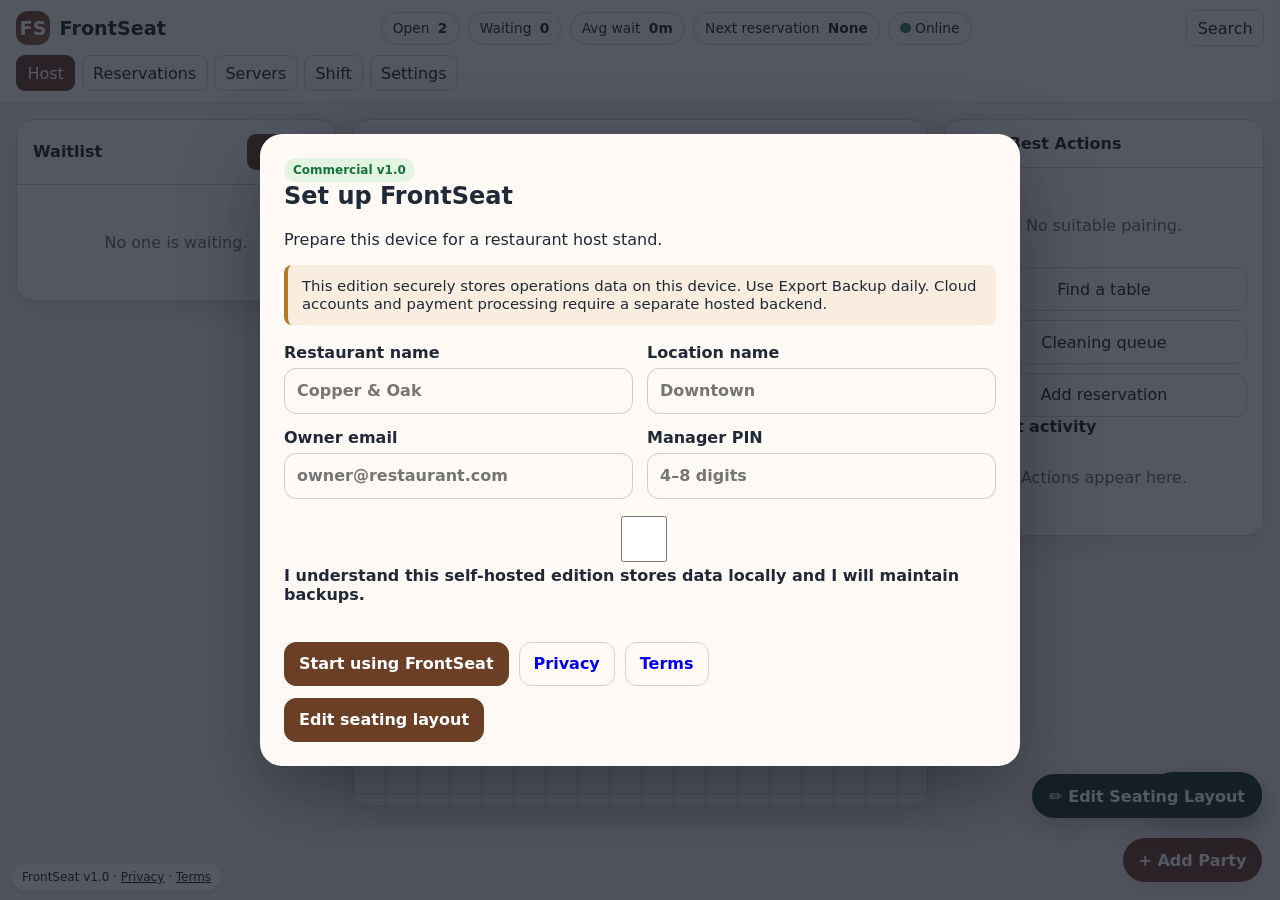
<file: index.html>
<!doctype html>
<html lang="en">
<head>
  <meta charset="UTF-8" />
  <meta name="viewport" content="width=device-width, initial-scale=1, viewport-fit=cover" />
  <meta name="theme-color" content="#6b3e26" />
  <meta name="description" content="FrontSeat restaurant host, waitlist, reservation, and seating management" />
  <meta name="apple-mobile-web-app-capable" content="yes" />
  <meta name="apple-mobile-web-app-status-bar-style" content="default" />
  <link rel="manifest" href="manifest.webmanifest" />
  <link rel="stylesheet" href="styles.css?v=stable-8" />
  <link rel="stylesheet" href="commercial.css?v=stable-8" />
  <link rel="stylesheet" href="layout-editor.css?v=stable-8" />
  <link rel="stylesheet" href="layout-mobile-controls.css?v=stable-8" />
  <link rel="stylesheet" href="stability.css?v=stable-8" />
  <title>FrontSeat Restaurant Operations</title>
</head>
<body>
  <div id="app"></div>
  <script>
    (function retireV2() {
      if (!('serviceWorker' in navigator)) return;
      navigator.serviceWorker.getRegistrations().then(function (registrations) {
        return Promise.all(registrations.map(function (registration) {
          var url = '';
          if (registration.active) url = registration.active.scriptURL || '';
          else if (registration.waiting) url = registration.waiting.scriptURL || '';
          else if (registration.installing) url = registration.installing.scriptURL || '';
          return url.indexOf('/sw-v2.js') !== -1 ? registration.unregister() : Promise.resolve(false);
        }));
      }).catch(function () {});
      if (window.caches) {
        caches.keys().then(function (keys) {
          return Promise.all(keys.filter(function (key) {
            return key.indexOf('frontseat-v2') !== -1;
          }).map(function (key) {
            return caches.delete(key);
          }));
        }).catch(function () {});
      }
    })();
  </script>
  <script src="stability.js?v=stable-8"></script>
  <script src="app.js?v=stable-8" defer></script>
  <script src="commercial.js?v=stable-8" defer></script>
  <script src="layout-editor.js?v=stable-8" defer></script>
  <script src="layout-mobile-controls.js?v=stable-8" defer></script>
</body>
</html>
</file>
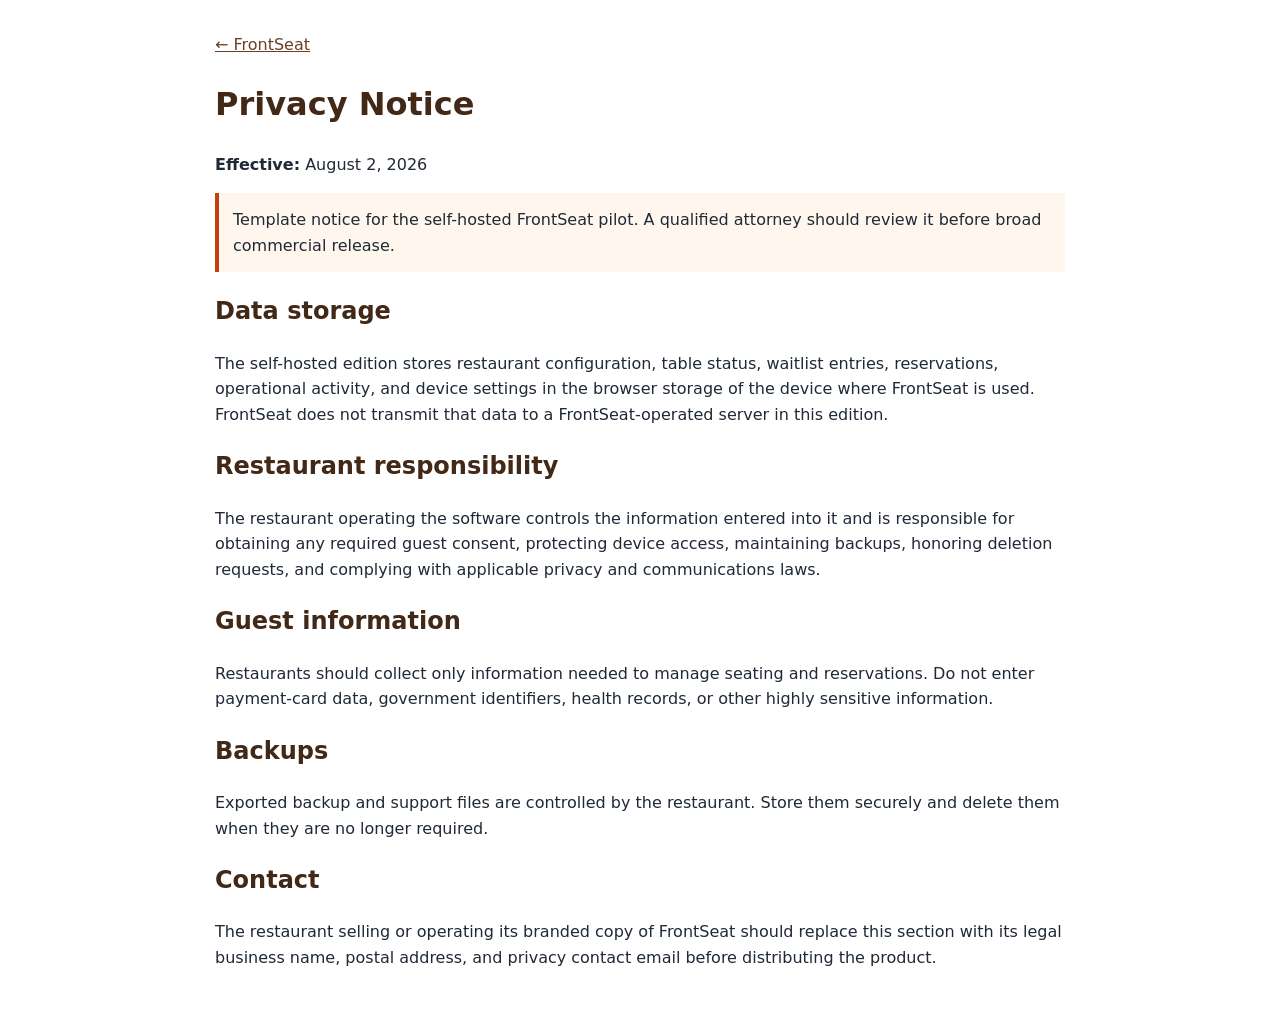
<file: privacy.html>
<!doctype html><html lang="en"><head><meta charset="utf-8"><meta name="viewport" content="width=device-width,initial-scale=1"><title>FrontSeat Privacy Notice</title><style>body{font-family:system-ui;max-width:850px;margin:auto;padding:32px;line-height:1.6;color:#1f2937}a{color:#6b3e26}h1,h2{color:#422817}.note{padding:14px;background:#fff7ed;border-left:4px solid #c2410c}</style></head><body><a href="./">← FrontSeat</a><h1>Privacy Notice</h1><p><strong>Effective:</strong> August 2, 2026</p><div class="note">Template notice for the self-hosted FrontSeat pilot. A qualified attorney should review it before broad commercial release.</div><h2>Data storage</h2><p>The self-hosted edition stores restaurant configuration, table status, waitlist entries, reservations, operational activity, and device settings in the browser storage of the device where FrontSeat is used. FrontSeat does not transmit that data to a FrontSeat-operated server in this edition.</p><h2>Restaurant responsibility</h2><p>The restaurant operating the software controls the information entered into it and is responsible for obtaining any required guest consent, protecting device access, maintaining backups, honoring deletion requests, and complying with applicable privacy and communications laws.</p><h2>Guest information</h2><p>Restaurants should collect only information needed to manage seating and reservations. Do not enter payment-card data, government identifiers, health records, or other highly sensitive information.</p><h2>Backups</h2><p>Exported backup and support files are controlled by the restaurant. Store them securely and delete them when they are no longer required.</p><h2>Contact</h2><p>The restaurant selling or operating its branded copy of FrontSeat should replace this section with its legal business name, postal address, and privacy contact email before distributing the product.</p></body></html>
</file>
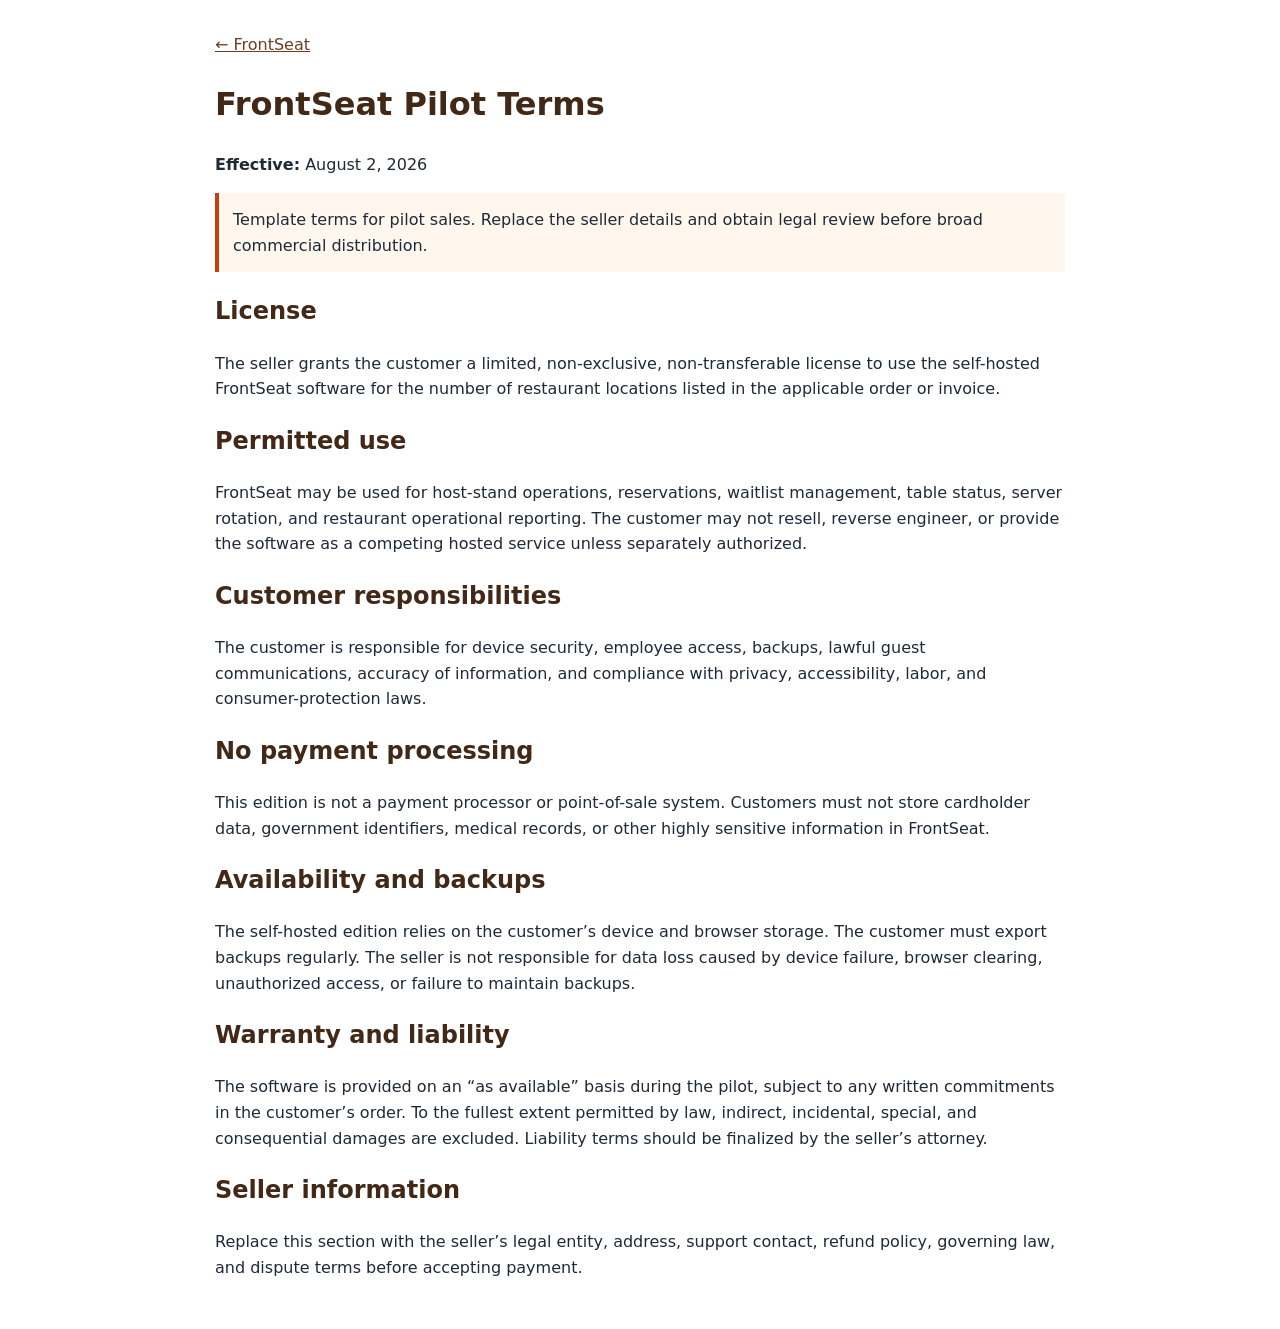
<file: terms.html>
<!doctype html><html lang="en"><head><meta charset="utf-8"><meta name="viewport" content="width=device-width,initial-scale=1"><title>FrontSeat Terms</title><style>body{font-family:system-ui;max-width:850px;margin:auto;padding:32px;line-height:1.6;color:#1f2937}a{color:#6b3e26}h1,h2{color:#422817}.note{padding:14px;background:#fff7ed;border-left:4px solid #c2410c}</style></head><body><a href="./">← FrontSeat</a><h1>FrontSeat Pilot Terms</h1><p><strong>Effective:</strong> August 2, 2026</p><div class="note">Template terms for pilot sales. Replace the seller details and obtain legal review before broad commercial distribution.</div><h2>License</h2><p>The seller grants the customer a limited, non-exclusive, non-transferable license to use the self-hosted FrontSeat software for the number of restaurant locations listed in the applicable order or invoice.</p><h2>Permitted use</h2><p>FrontSeat may be used for host-stand operations, reservations, waitlist management, table status, server rotation, and restaurant operational reporting. The customer may not resell, reverse engineer, or provide the software as a competing hosted service unless separately authorized.</p><h2>Customer responsibilities</h2><p>The customer is responsible for device security, employee access, backups, lawful guest communications, accuracy of information, and compliance with privacy, accessibility, labor, and consumer-protection laws.</p><h2>No payment processing</h2><p>This edition is not a payment processor or point-of-sale system. Customers must not store cardholder data, government identifiers, medical records, or other highly sensitive information in FrontSeat.</p><h2>Availability and backups</h2><p>The self-hosted edition relies on the customer’s device and browser storage. The customer must export backups regularly. The seller is not responsible for data loss caused by device failure, browser clearing, unauthorized access, or failure to maintain backups.</p><h2>Warranty and liability</h2><p>The software is provided on an “as available” basis during the pilot, subject to any written commitments in the customer’s order. To the fullest extent permitted by law, indirect, incidental, special, and consequential damages are excluded. Liability terms should be finalized by the seller’s attorney.</p><h2>Seller information</h2><p>Replace this section with the seller’s legal entity, address, support contact, refund policy, governing law, and dispute terms before accepting payment.</p></body></html>
</file>
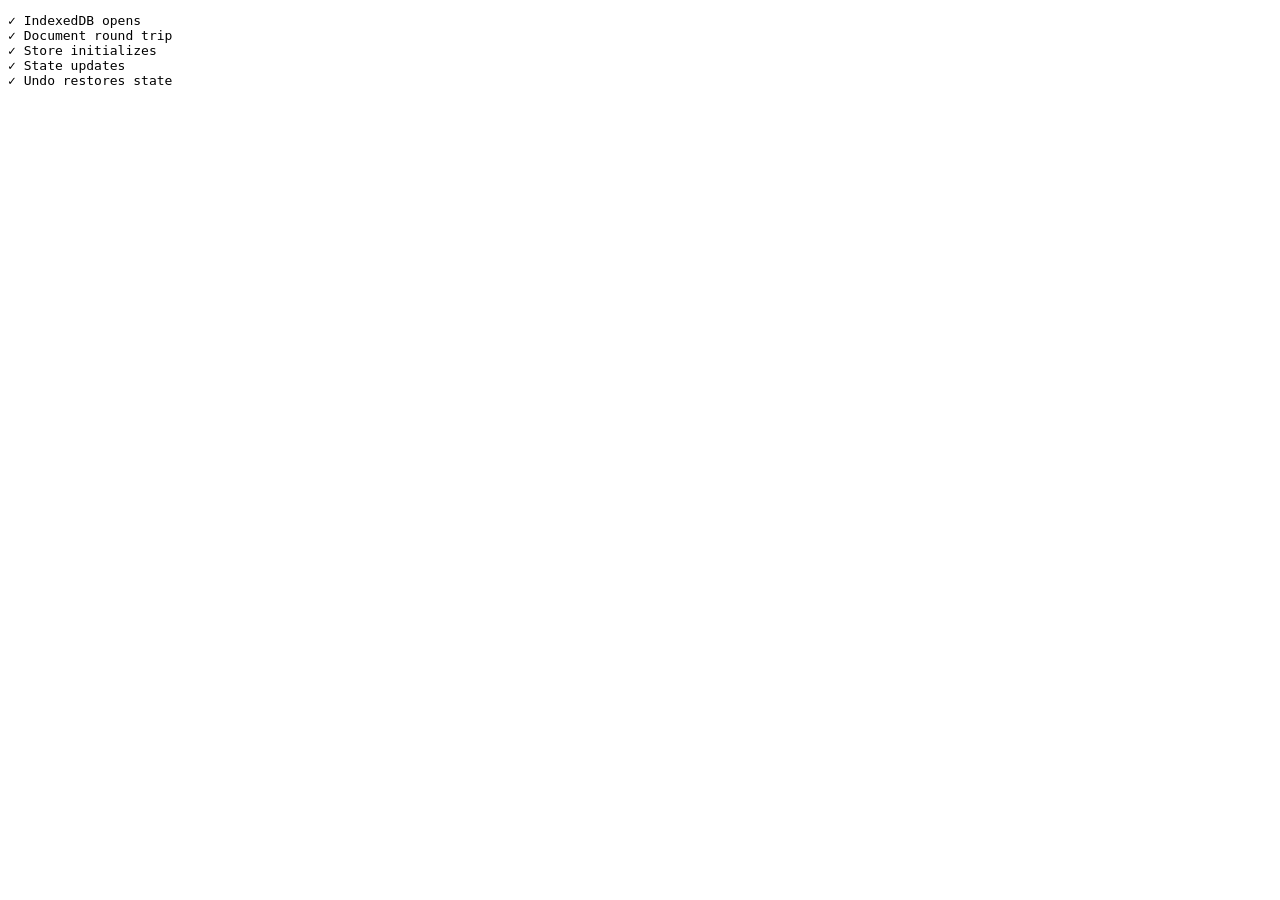
<file: tests/v2-smoke.html>
<!doctype html><meta charset="utf-8"><title>FrontSeat v2 smoke tests</title><pre id="out">Running…</pre><script type="module">import{openDB,setDoc,getDoc,migrateLegacy}from'../v2/storage.js';import{initStore,getState,update,undoAction}from'../v2/store.js';const out=document.getElementById('out'),results=[];const test=async(name,fn)=>{try{await fn();results.push(`✓ ${name}`)}catch(e){results.push(`✗ ${name}: ${e.message}`)}};await test('IndexedDB opens',async()=>{if(!(await openDB()))throw Error('No database')});await test('Document round trip',async()=>{await setDoc('test',{ok:true});if(!(await getDoc('test')).ok)throw Error('Round trip failed')});await test('Store initializes',async()=>{await initStore();if(!Array.isArray(getState().tables))throw Error('Tables missing')});await test('State updates',async()=>{const before=getState().tables.length;await update(s=>s.tables.push({id:'test-table',number:'99',capacity:2,x:0,y:0,width:100,height:80,rotation:0,shape:'round',section:'Test',status:'available'}));if(getState().tables.length!==before+1)throw Error('Update failed')});await test('Undo restores state',async()=>{await undoAction();if(getState().tables.some(t=>t.id==='test-table'))throw Error('Undo failed')});out.textContent=results.join('\n');document.body.dataset.passed=results.every(x=>x.startsWith('✓'))?'true':'false';</script>
</file>
<file: styles.css>
:root{--bg:#f7f1ea;--panel:#fffaf5;--ink:#2e211a;--muted:#75665d;--line:#dccfc3;--brand:#6b3e26;--brand2:#9a6545;--ok:#2f7d53;--warn:#ba7417;--bad:#b64545;--dirty:#6f7782;--shadow:0 10px 28px rgba(58,38,24,.12);font-family:Inter,ui-sans-serif,system-ui,-apple-system,BlinkMacSystemFont,"Segoe UI",sans-serif;color-scheme:light}:root.dark{--bg:#1a1715;--panel:#24201d;--ink:#f7efe7;--muted:#b6a99f;--line:#443a34;--brand:#d49a74;--brand2:#a46c48;--shadow:0 10px 28px rgba(0,0,0,.35);color-scheme:dark}:root.contrast{--bg:#000;--panel:#090909;--ink:#fff;--muted:#fff;--line:#fff;--brand:#ffd400;--brand2:#ffd400;--ok:#46ff81;--warn:#ffdf4a;--bad:#ff5b5b;color-scheme:dark}:root.large{font-size:18px}*{box-sizing:border-box}body{margin:0;background:var(--bg);color:var(--ink);min-height:100vh}button,input,select,textarea{font:inherit}button{min-height:44px;border-radius:12px;border:1px solid var(--line);background:var(--panel);color:var(--ink);padding:.7rem 1rem;cursor:pointer}button:hover{filter:brightness(.98)}button.primary{background:var(--brand);color:white;border-color:transparent}button.danger{background:var(--bad);color:white;border-color:transparent}button.ghost{background:transparent}button.small{min-height:36px;padding:.4rem .65rem;border-radius:9px}.app{min-height:100vh}.topbar{position:sticky;top:0;z-index:30;background:color-mix(in srgb,var(--panel) 94%,transparent);backdrop-filter:blur(12px);border-bottom:1px solid var(--line);padding:.65rem 1rem}.toprow{display:flex;gap:.75rem;align-items:center;justify-content:space-between}.brand{display:flex;align-items:center;gap:.6rem;font-weight:800;font-size:1.2rem}.brandmark{width:34px;height:34px;border-radius:12px;background:linear-gradient(135deg,var(--brand),var(--brand2));display:grid;place-items:center;color:#fff}.metrics{display:flex;gap:.5rem;flex-wrap:wrap}.metric{padding:.45rem .7rem;border:1px solid var(--line);border-radius:999px;background:var(--panel);font-size:.86rem}.metric strong{margin-left:.25rem}.nav{display:flex;gap:.4rem;margin-top:.55rem;overflow:auto}.nav button.active{background:var(--brand);color:#fff;border-color:transparent}.main{padding:1rem}.host-grid{display:grid;grid-template-columns:minmax(270px,320px) minmax(420px,1fr) minmax(270px,320px);gap:1rem;align-items:start}.panel{background:var(--panel);border:1px solid var(--line);border-radius:18px;box-shadow:var(--shadow);overflow:hidden}.panel-head{display:flex;align-items:center;justify-content:space-between;padding:.9rem 1rem;border-bottom:1px solid var(--line)}.panel-body{padding:1rem}.waitlist{display:flex;flex-direction:column;gap:.65rem;max-height:calc(100vh - 220px);overflow:auto}.party{border:1px solid var(--line);border-radius:14px;padding:.8rem;background:color-mix(in srgb,var(--panel) 92%,var(--bg));display:grid;gap:.45rem}.party.overdue{border-color:var(--bad);box-shadow:0 0 0 2px color-mix(in srgb,var(--bad) 20%,transparent)}.party-top{display:flex;justify-content:space-between;gap:.5rem}.party-actions{display:flex;gap:.35rem;flex-wrap:wrap}.chip{display:inline-flex;align-items:center;gap:.3rem;padding:.25rem .5rem;border-radius:999px;font-size:.78rem;border:1px solid var(--line)}.floor-wrap{position:relative;min-height:620px;overflow:auto;background-image:linear-gradient(var(--line) 1px,transparent 1px),linear-gradient(90deg,var(--line) 1px,transparent 1px);background-size:32px 32px;background-color:color-mix(in srgb,var(--panel) 88%,var(--bg));touch-action:none}.floor{position:relative;min-width:760px;min-height:620px}.table-card{position:absolute;display:flex;flex-direction:column;justify-content:center;align-items:center;text-align:center;border:3px solid transparent;box-shadow:0 7px 18px rgba(0,0,0,.12);user-select:none;touch-action:none;padding:.4rem;overflow:hidden}.table-card.round{border-radius:50%}.table-card.square{border-radius:14px}.table-card.booth{border-radius:22px 22px 8px 8px}.table-card.available{background:#dff3e8;border-color:var(--ok);color:#163d2b}.table-card.seated{background:#f7ddcc;border-color:var(--brand2);color:#4f2f1c}.table-card.dirty{background:#e5e8eb;border-color:var(--dirty);color:#30363b}.table-card.reserved{background:#e6ddf8;border-color:#7256a7;color:#352456}.table-card.blocked{background:#f5dcdc;border-color:var(--bad);color:#5d2020}.table-num{font-size:1.25rem;font-weight:900}.table-meta{font-size:.78rem;line-height:1.25}.progress{height:6px;background:rgba(255,255,255,.65);border-radius:99px;width:78%;margin-top:.3rem;overflow:hidden}.progress span{display:block;height:100%;background:currentColor}.section-tabs,.filters{display:flex;gap:.4rem;overflow:auto;flex-wrap:wrap}.suggestion{border:1px solid var(--line);padding:.8rem;border-radius:14px;margin-bottom:.7rem}.suggestion strong{display:block}.action-stack{display:grid;gap:.55rem}.fab{position:fixed;right:1.1rem;bottom:1.1rem;z-index:40;border-radius:999px;background:var(--brand);color:#fff;border:0;box-shadow:var(--shadow);font-weight:800}.modal-backdrop{position:fixed;inset:0;background:rgba(0,0,0,.45);z-index:80;display:grid;place-items:center;padding:1rem}.modal{background:var(--panel);border-radius:18px;max-width:620px;width:100%;max-height:90vh;overflow:auto;border:1px solid var(--line);box-shadow:var(--shadow)}.modal-head,.modal-foot{padding:1rem;display:flex;align-items:center;justify-content:space-between;gap:.7rem}.modal-head{border-bottom:1px solid var(--line)}.modal-foot{border-top:1px solid var(--line);justify-content:flex-end}.modal-body{padding:1rem}.form-grid{display:grid;grid-template-columns:1fr 1fr;gap:.8rem}.field{display:grid;gap:.3rem}.field.full{grid-column:1/-1}.field input,.field select,.field textarea{min-height:44px;border:1px solid var(--line);border-radius:10px;background:var(--bg);color:var(--ink);padding:.7rem}.quick-sizes{display:flex;gap:.35rem;flex-wrap:wrap}.quick-sizes button.selected{background:var(--brand);color:#fff}.toast{position:fixed;left:50%;bottom:1rem;transform:translateX(-50%);z-index:100;background:var(--ink);color:var(--bg);padding:.75rem 1rem;border-radius:999px;box-shadow:var(--shadow);display:flex;gap:.6rem;align-items:center}.settings-grid,.cards{display:grid;grid-template-columns:repeat(auto-fit,minmax(260px,1fr));gap:1rem}.card{background:var(--panel);border:1px solid var(--line);border-radius:16px;padding:1rem}.empty{text-align:center;padding:2rem;color:var(--muted)}.offline{background:var(--warn);color:#fff;text-align:center;padding:.35rem;font-weight:700}.hidden{display:none!important}.status-dot{width:.65rem;height:.65rem;border-radius:50%;display:inline-block;background:var(--ok)}.status-dot.off{background:var(--warn)}@media(max-width:1100px){.host-grid{grid-template-columns:280px 1fr}.right-panel{grid-column:1/-1}.right-panel .panel-body{display:grid;grid-template-columns:1fr 1fr;gap:1rem}.floor-wrap{min-height:560px}}@media(max-width:760px){.metrics{display:none}.host-grid{display:block}.host-grid>.panel{margin-bottom:.8rem}.left-panel .panel-body{max-height:330px;overflow:auto}.right-panel .panel-body{display:block}.floor-wrap{min-height:500px}.floor{min-width:680px}.form-grid{grid-template-columns:1fr}.field.full{grid-column:auto}.toprow{align-items:flex-start}.brand span:last-child{display:none}.main{padding:.65rem}.panel{border-radius:14px}.fab{bottom:calc(1rem + env(safe-area-inset-bottom))}}
</file>
<file: commercial.css>
.commercial-fab{position:fixed;right:18px;bottom:84px;z-index:40;border:0;border-radius:999px;padding:12px 16px;background:#1f2937;color:#fff;box-shadow:0 10px 28px rgba(0,0,0,.22);font-weight:700}.commercial-overlay{position:fixed;inset:0;z-index:100;background:rgba(17,24,39,.72);display:grid;place-items:center;padding:18px}.commercial-card{width:min(760px,100%);max-height:92vh;overflow:auto;background:var(--panel,#fff);color:var(--text,#1f2937);border-radius:22px;box-shadow:0 28px 80px rgba(0,0,0,.35);padding:24px}.commercial-card h1,.commercial-card h2,.commercial-card h3{margin-top:0}.commercial-grid{display:grid;grid-template-columns:repeat(2,minmax(0,1fr));gap:14px}.commercial-span{grid-column:1/-1}.commercial-field{display:grid;gap:6px;font-weight:700}.commercial-field input,.commercial-field select,.commercial-field textarea{width:100%;min-height:46px;border:1px solid rgba(107,62,38,.25);border-radius:12px;padding:10px 12px;background:transparent;color:inherit}.commercial-actions{display:flex;flex-wrap:wrap;gap:10px;margin-top:18px}.commercial-actions button,.commercial-card button{min-height:44px;border-radius:12px;border:1px solid rgba(107,62,38,.22);padding:10px 14px;font-weight:700;background:transparent;color:inherit}.commercial-actions .primary{background:#6b3e26;color:#fff;border-color:#6b3e26}.commercial-actions .danger{background:#9f2f2f;color:#fff;border-color:#9f2f2f}.commercial-stat{padding:14px;border-radius:14px;background:rgba(107,62,38,.08)}.commercial-note{padding:12px 14px;border-left:4px solid #b7791f;background:rgba(183,121,31,.1);border-radius:8px;font-size:.93rem}.commercial-footer{position:fixed;left:12px;bottom:10px;z-index:20;font-size:12px;background:rgba(255,255,255,.88);backdrop-filter:blur(8px);border-radius:999px;padding:6px 10px;box-shadow:0 3px 14px rgba(0,0,0,.12)}.dark .commercial-footer{background:rgba(17,24,39,.9)}.commercial-footer a{color:inherit}.commercial-badge{display:inline-flex;align-items:center;gap:6px;padding:5px 9px;border-radius:999px;background:rgba(34,197,94,.12);color:#16733c;font-weight:800;font-size:12px}.dark .commercial-badge{color:#86efac}.commercial-separator{height:1px;background:rgba(107,62,38,.18);margin:20px 0}.commercial-small{font-size:12px;opacity:.75}.commercial-lock{display:flex;gap:8px;align-items:center}.commercial-error{color:#b91c1c;font-weight:700;min-height:20px}.commercial-toolbar{display:flex;justify-content:space-between;align-items:center;gap:12px;flex-wrap:wrap}.commercial-table{width:100%;border-collapse:collapse}.commercial-table th,.commercial-table td{text-align:left;padding:10px;border-bottom:1px solid rgba(107,62,38,.13)}@media(max-width:720px){.commercial-grid{grid-template-columns:1fr}.commercial-span{grid-column:auto}.commercial-card{padding:18px;border-radius:18px}.commercial-footer{display:none}.commercial-fab{bottom:78px;right:12px}}@media print{.commercial-fab,.commercial-footer,.topbar,.fab{display:none!important}.commercial-overlay{position:static;background:none;padding:0}.commercial-card{box-shadow:none;max-height:none;width:100%}}
</file>
<file: layout-editor.css>
.layout-editor-launch{position:fixed;right:18px;bottom:82px;z-index:55;border:0;border-radius:999px;padding:12px 17px;background:#21352c;color:#fff;font-weight:800;box-shadow:0 10px 28px rgba(0,0,0,.22)}
.layout-editor-overlay{position:fixed;inset:0;z-index:200;background:rgba(18,14,11,.72);display:grid;place-items:center;padding:14px}
.layout-editor-shell{width:min(1380px,98vw);height:min(900px,96vh);background:var(--surface,#fffaf5);color:var(--text,#241b16);border-radius:22px;overflow:hidden;display:grid;grid-template-rows:auto 1fr;box-shadow:0 30px 80px rgba(0,0,0,.4)}
.layout-editor-head{display:flex;gap:12px;align-items:center;justify-content:space-between;padding:14px 18px;border-bottom:1px solid rgba(120,85,55,.18);background:rgba(255,255,255,.75)}
.layout-editor-head h2{margin:0}.layout-editor-head p{margin:2px 0 0;font-size:.86rem;opacity:.68}.layout-editor-head-actions{display:flex;gap:8px;flex-wrap:wrap}
.layout-editor-body{display:grid;grid-template-columns:270px minmax(0,1fr) 285px;min-height:0}
.layout-toolbox,.layout-properties{padding:16px;overflow:auto;background:rgba(255,255,255,.48)}
.layout-toolbox{border-right:1px solid rgba(120,85,55,.16)}.layout-properties{border-left:1px solid rgba(120,85,55,.16)}
.layout-toolbox h3,.layout-properties h3{margin:0 0 12px}.layout-tools{display:grid;grid-template-columns:1fr 1fr;gap:9px}.layout-tools button{min-height:72px;display:grid;place-items:center;gap:3px;font-weight:800}.layout-tools small{font-weight:500;opacity:.65}
.layout-field{display:grid;gap:5px;margin:0 0 12px;font-size:.83rem;font-weight:750}.layout-field input,.layout-field select{width:100%;min-height:43px;border:1px solid rgba(120,85,55,.25);border-radius:11px;padding:9px 11px;background:var(--surface,#fff);color:inherit}
.layout-row{display:grid;grid-template-columns:1fr 1fr;gap:9px}.layout-help{font-size:.83rem;line-height:1.45;opacity:.72;padding:11px;border-radius:12px;background:rgba(150,100,55,.09)}
.layout-stage-wrap{overflow:auto;padding:20px;background:linear-gradient(45deg,rgba(90,70,50,.045) 25%,transparent 25%),linear-gradient(-45deg,rgba(90,70,50,.045) 25%,transparent 25%),linear-gradient(45deg,transparent 75%,rgba(90,70,50,.045) 75%),linear-gradient(-45deg,transparent 75%,rgba(90,70,50,.045) 75%);background-size:32px 32px;background-position:0 0,0 16px,16px -16px,-16px 0}
.layout-stage{position:relative;width:900px;height:620px;margin:auto;background:#f8f1e8;border:2px solid #cfb99f;border-radius:18px;box-shadow:inset 0 0 0 1px rgba(255,255,255,.7);touch-action:none;overflow:hidden}
.layout-zone-label{position:absolute;font-size:.7rem;font-weight:900;text-transform:uppercase;letter-spacing:.08em;color:#90735e;pointer-events:none}
.layout-item{position:absolute;display:grid;place-items:center;border:3px solid #6b3e26;background:#fff7ed;color:#2f2119;box-shadow:0 5px 14px rgba(69,43,29,.14);cursor:grab;user-select:none;touch-action:none}
.layout-item.selected{outline:4px solid rgba(35,119,89,.28);border-color:#237759}.layout-item.round{border-radius:50%}.layout-item.square{border-radius:13px}.layout-item.rectangle{border-radius:14px}.layout-item.booth{border-radius:28px 28px 10px 10px;border-bottom-width:9px}.layout-item.bar{border-radius:999px;background:#f2dec7}.layout-item:active{cursor:grabbing}
.layout-table-number{font-size:1.25rem;font-weight:950;line-height:1}.layout-table-cap{font-size:.7rem;font-weight:800;opacity:.7;margin-top:4px}.layout-seat{position:absolute;width:17px;height:17px;border-radius:50%;background:#c79b70;border:2px solid #fff7ed;box-shadow:0 1px 4px rgba(0,0,0,.2);pointer-events:none}
.layout-resize{position:absolute;width:18px;height:18px;right:-9px;bottom:-9px;border-radius:5px;background:#237759;border:2px solid white;cursor:nwse-resize;touch-action:none}
.layout-list{display:grid;gap:8px;margin-top:12px}.layout-list button{text-align:left}.layout-danger{background:#8c2e2e!important;color:#fff!important}.layout-save-state{font-size:.8rem;font-weight:800;color:#237759;min-width:90px;text-align:right}
.table-card .host-seat-map{position:absolute;inset:0;pointer-events:none}.table-card .host-seat-dot{position:absolute;width:8px;height:8px;border-radius:50%;background:currentColor;opacity:.48}
@media(max-width:980px){.layout-editor-body{grid-template-columns:220px minmax(0,1fr)}.layout-properties{position:absolute;right:16px;top:78px;width:270px;max-height:calc(100% - 95px);z-index:5;border:1px solid rgba(120,85,55,.18);border-radius:16px;box-shadow:0 15px 40px rgba(0,0,0,.2)}.layout-editor-shell{position:relative}}
@media(max-width:700px){
 .layout-editor-overlay{padding:0;place-items:stretch}
 .layout-editor-shell{width:100vw;height:100dvh;border-radius:0;grid-template-rows:auto auto minmax(0,1fr);position:relative}
 .layout-editor-head{padding:10px 12px;align-items:center;gap:8px;position:relative;z-index:12;background:#fffaf5}
 .layout-editor-head>div:first-child{min-width:0;flex:1}
 .layout-editor-head h2{font-size:1.15rem;white-space:nowrap}
 .layout-editor-head p{display:none}
 .layout-editor-head-actions{display:grid;grid-template-columns:auto auto auto;gap:6px;align-items:center}
 .layout-editor-head-actions .layout-save-state{position:absolute;left:12px;top:43px;min-width:0;font-size:.68rem;background:#eaf5ef;padding:3px 7px;border-radius:999px}
 .layout-editor-head-actions button{min-height:40px;padding:7px 10px;font-size:.78rem;white-space:nowrap}
 #le-new-layout{display:none}
 .layout-editor-body{display:contents}
 .layout-toolbox{grid-row:2;border:0;border-bottom:1px solid rgba(120,85,55,.16);padding:7px 8px;background:#fffaf5;overflow-x:auto;overflow-y:hidden}
 .layout-toolbox h3,.layout-help,.layout-list{display:none}
 .layout-tools{display:flex;gap:7px;width:max-content}
 .layout-tools button{width:68px;min-height:52px;padding:5px;font-size:.68rem;flex:0 0 auto;border-radius:12px}
 .layout-tools button span{font-size:1.15rem}
 .layout-stage-wrap{grid-row:3;padding:8px;overflow:auto;-webkit-overflow-scrolling:touch;padding-bottom:42vh}
 .layout-stage{margin:0;width:900px;height:620px;border-radius:14px;transform-origin:top left}
 .layout-properties{position:fixed;left:0;right:0;bottom:0;top:auto;width:100%;max-height:40vh;z-index:220;border:0;border-top:1px solid rgba(120,85,55,.22);border-radius:20px 20px 0 0;box-shadow:0 -14px 35px rgba(0,0,0,.22);padding:18px 14px calc(18px + env(safe-area-inset-bottom));background:#fffaf5;overflow:auto}
 .layout-properties:before{content:'';display:block;width:44px;height:5px;border-radius:99px;background:#c8b8aa;margin:-8px auto 12px}
 .layout-properties h3{font-size:1.1rem;margin:0 0 10px}
 .layout-field{margin-bottom:9px;font-size:.76rem}
 .layout-field input,.layout-field select{min-height:42px;padding:8px 10px;font-size:1rem}
 .layout-help{display:none}
 .layout-row{gap:8px}
 .layout-properties .layout-row:last-child{position:sticky;bottom:-18px;background:#fffaf5;padding-top:8px;padding-bottom:6px}
 .layout-editor-launch{right:12px;bottom:76px}
 .layout-item{min-width:56px;min-height:46px}
 .layout-table-number{font-size:1.05rem}
 .layout-table-cap{font-size:.62rem}
 .layout-seat{width:14px;height:14px}
 .layout-resize{width:22px;height:22px;right:-11px;bottom:-11px}
}
@media(max-width:430px){
 .layout-editor-head-actions{grid-template-columns:auto auto}
 #le-close{grid-column:2}
 #le-save{grid-column:1;grid-row:1}
 .layout-save-state{display:none!important}
 .layout-stage-wrap{padding-bottom:44vh}
 .layout-properties{max-height:42vh}
}
</file>
<file: layout-mobile-controls.css>
.layout-capacity-field{position:relative}
.layout-capacity-field>input{padding-right:112px}
.layout-seat-stepper{position:absolute;right:6px;top:24px;display:flex;gap:6px}
.layout-step-button{width:46px;height:46px;min-height:46px;padding:0;border-radius:12px;font-size:1.45rem;font-weight:900;line-height:1;background:#21352c;color:#fff;border:0}
.layout-seat-presets{display:flex;gap:6px;overflow-x:auto;padding-top:8px;padding-bottom:2px;scrollbar-width:none}
.layout-seat-presets::-webkit-scrollbar{display:none}
.layout-seat-preset{flex:0 0 auto;min-width:42px;min-height:38px;padding:6px 10px;border-radius:999px;font-weight:800}
.layout-rotation-controls{display:grid;gap:7px;margin:2px 0 9px;padding:9px;border-radius:13px;background:rgba(35,119,89,.09);border:1px solid rgba(35,119,89,.18)}
.layout-rotation-controls>strong{font-size:.8rem}
.layout-rotation-actions{display:grid;grid-template-columns:1fr 1fr;gap:8px}
.layout-rotate-button{min-height:42px;padding:7px 10px;border-radius:11px;font-weight:850;background:#fff;color:#21352c;border:1px solid rgba(35,119,89,.28)}
.layout-inspector-top{display:flex;align-items:center;justify-content:space-between;gap:8px}
.layout-inspector-top h3{margin:0!important}
.layout-inspector-hide{min-height:36px;padding:6px 11px;border-radius:999px;font-weight:800}
.layout-advanced-details{margin:6px 0 10px;border-top:1px solid rgba(120,85,55,.15);padding-top:7px}
.layout-advanced-details summary{cursor:pointer;font-weight:850;font-size:.82rem;padding:6px 0}
.layout-advanced-body{padding-top:6px}
@media(max-width:700px){
 .layout-properties.layout-compact-inspector{max-height:24vh!important;min-height:0;overflow:auto;padding:12px 12px calc(10px + env(safe-area-inset-bottom));transition:transform .2s ease,max-height .2s ease}
 .layout-properties.layout-compact-inspector.is-hidden{transform:translateY(calc(100% - 42px));overflow:hidden}
 .layout-properties.layout-compact-inspector:before{margin:-5px auto 7px}
 .layout-properties.layout-compact-inspector h3{font-size:1rem}
 .layout-capacity-field{margin-bottom:6px}
 .layout-capacity-field>input{height:46px;font-size:1.05rem;padding-right:116px}
 .layout-seat-stepper{top:21px}
 .layout-step-button{width:48px;height:42px;min-height:42px;font-size:1.4rem}
 .layout-seat-presets{padding-top:5px}
 .layout-seat-preset{min-width:42px;min-height:36px;font-size:.86rem}
 .layout-rotation-controls{grid-template-columns:auto 1fr;align-items:center;padding:7px 8px;margin-bottom:5px}
 .layout-rotation-actions{grid-template-columns:1fr 1fr}
 .layout-rotate-button{min-height:38px;font-size:.8rem;padding:6px 8px}
 .layout-advanced-details{margin-top:4px}
 .layout-stage-wrap{padding-bottom:27vh!important}
 .layout-row{gap:7px}
}
@media(max-width:390px){
 .layout-properties.layout-compact-inspector{max-height:25vh!important}
 .layout-rotation-controls{grid-template-columns:1fr}
 .layout-stage-wrap{padding-bottom:28vh!important}
}
</file>
<file: stability.css>
html,body{max-width:100%;overflow-x:hidden}.frontseat-logout{margin-left:auto;white-space:nowrap}.startup-recovery{min-height:100dvh;display:grid;place-content:center;gap:14px;padding:28px;text-align:center}.startup-recovery h1{margin:0;font-size:clamp(1.7rem,7vw,2.7rem)}.startup-recovery p{max-width:520px;line-height:1.5}.startup-recovery button{min-height:50px;padding:12px 18px;border-radius:14px;font-weight:800;background:#21352c;color:#fff;border:0}
@media(max-width:760px){
 body{min-height:100dvh}
 .topbar{position:sticky;top:0;z-index:40;padding-top:max(8px,env(safe-area-inset-top));overflow:visible}
 .toprow{display:flex;flex-wrap:wrap;gap:8px;align-items:center}
 .brand{min-width:0;flex:1 1 160px}.brand span{overflow:hidden;text-overflow:ellipsis;white-space:nowrap}
 .metrics{order:3;width:100%;display:flex;overflow-x:auto;gap:6px;padding-bottom:2px;scrollbar-width:none}.metrics::-webkit-scrollbar{display:none}.metric{flex:0 0 auto}
 .nav{display:flex;overflow-x:auto;gap:6px;padding-bottom:4px;scrollbar-width:none}.nav::-webkit-scrollbar{display:none}.nav button{flex:0 0 auto}
 .main{padding:10px;min-height:calc(100dvh - 150px)}
 .host-grid{display:grid!important;grid-template-columns:1fr!important;gap:10px!important}
 .left-panel,.right-panel{display:block!important}.panel{min-width:0!important}
 .floor-wrap{overflow:auto!important;-webkit-overflow-scrolling:touch}.floor{min-width:760px!important}
 .fab{right:14px!important;bottom:calc(18px + env(safe-area-inset-bottom))!important;max-width:calc(100vw - 28px)!important}
 .layout-editor-launch{right:12px!important;bottom:calc(78px + env(safe-area-inset-bottom))!important;max-width:calc(100vw - 24px)!important}
 .modal{width:calc(100vw - 20px)!important;max-height:88dvh!important}.modal-body{overflow:auto!important}
 .settings-grid,.cards{grid-template-columns:1fr!important}
 .frontseat-logout{min-height:40px;padding:8px 12px}
}
@media(max-width:420px){.brandmark{width:36px;height:36px}.toprow>.small{padding:7px 10px}.metric{font-size:.76rem}.main{padding:8px}.panel-head{align-items:flex-start;gap:8px;flex-wrap:wrap}.party-actions{display:grid!important;grid-template-columns:1fr 1fr}.party-actions button{width:100%}}
</file>
